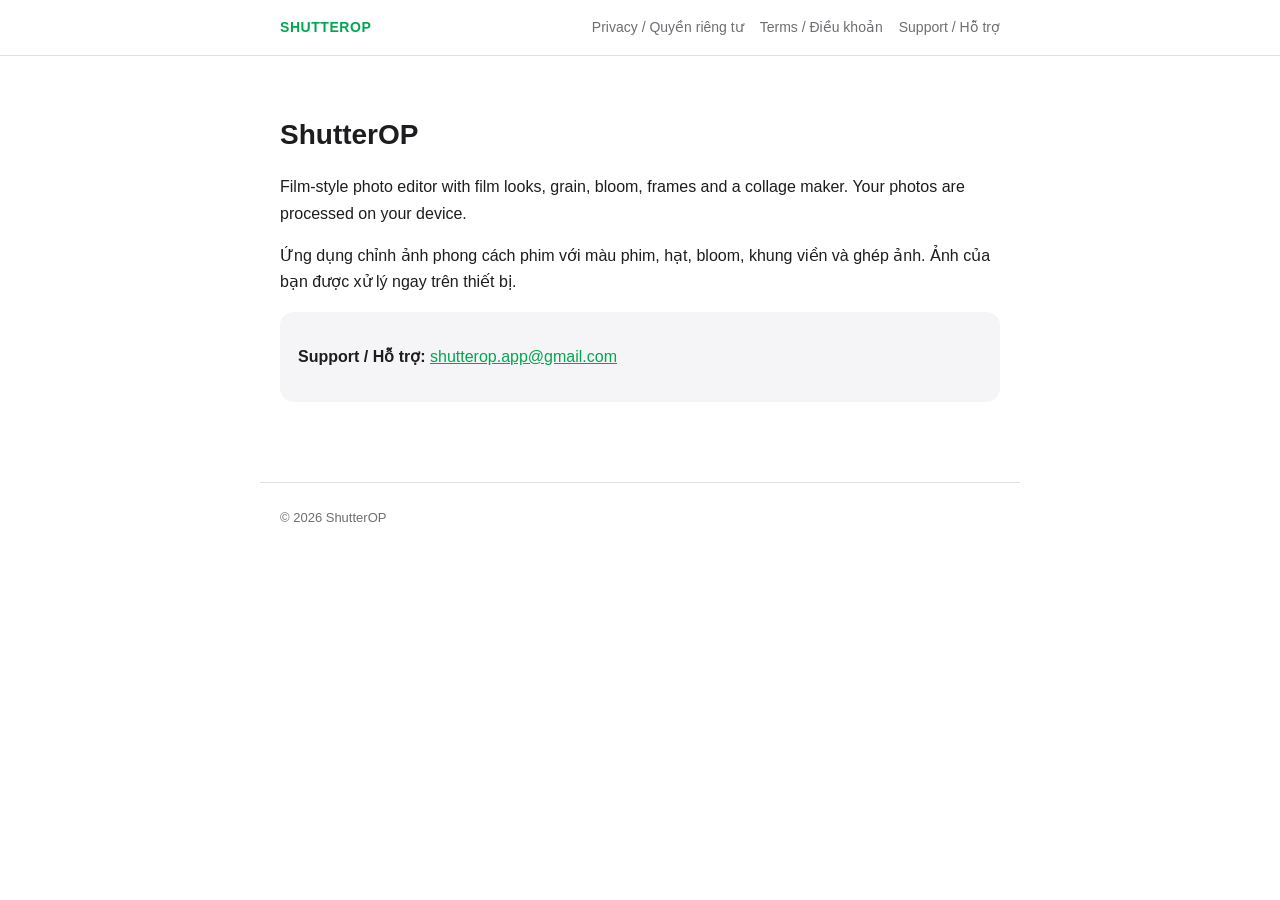
<file: index.html>
<!doctype html>
<html lang="en">
<head>
  <meta charset="utf-8" />
  <meta name="viewport" content="width=device-width, initial-scale=1" />
  <title>ShutterOP</title>
  <meta name="description" content="ShutterOP: film-style photo editor. Edits stay on your device." />
  <link rel="stylesheet" href="style.css" />
</head>
<body>
  <header>
    <div class="bar">
      <a class="brand" href="index.html">SHUTTEROP</a>
      <a href="privacy.html">Privacy / Quyền riêng tư</a>
      <a href="terms.html">Terms / Điều khoản</a>
      <a href="support.html">Support / Hỗ trợ</a>
    </div>
  </header>
  <main>
    <h1>ShutterOP</h1>
    <p>Film-style photo editor with film looks, grain, bloom, frames and a collage maker. Your photos are processed on your device.</p>
    <p>Ứng dụng chỉnh ảnh phong cách phim với màu phim, hạt, bloom, khung viền và ghép ảnh. Ảnh của bạn được xử lý ngay trên thiết bị.</p>
    <div class="card">
      <p><strong>Support / Hỗ trợ:</strong> <a href="mailto:shutterop.app@gmail.com">shutterop.app@gmail.com</a></p>
    </div>
  </main>
  <footer>&copy; 2026 ShutterOP</footer>
</body>
</html>
</file>
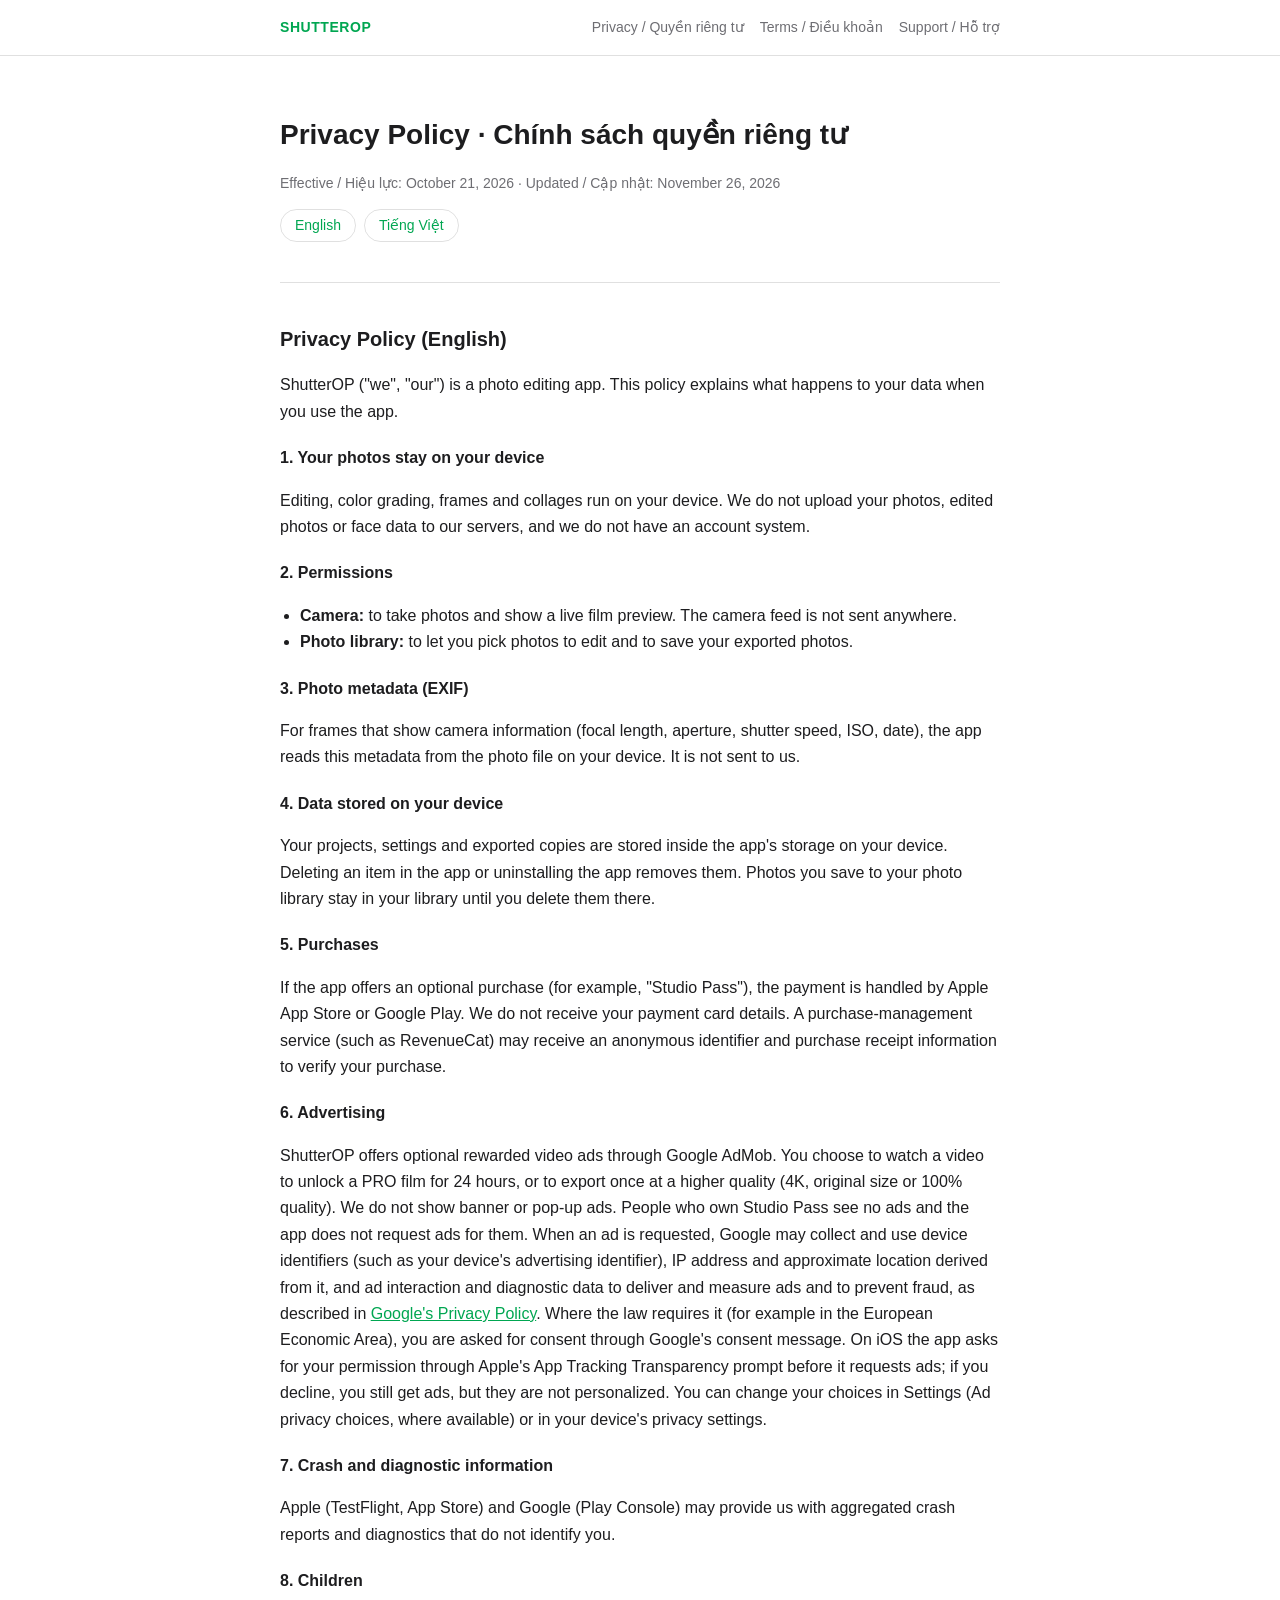
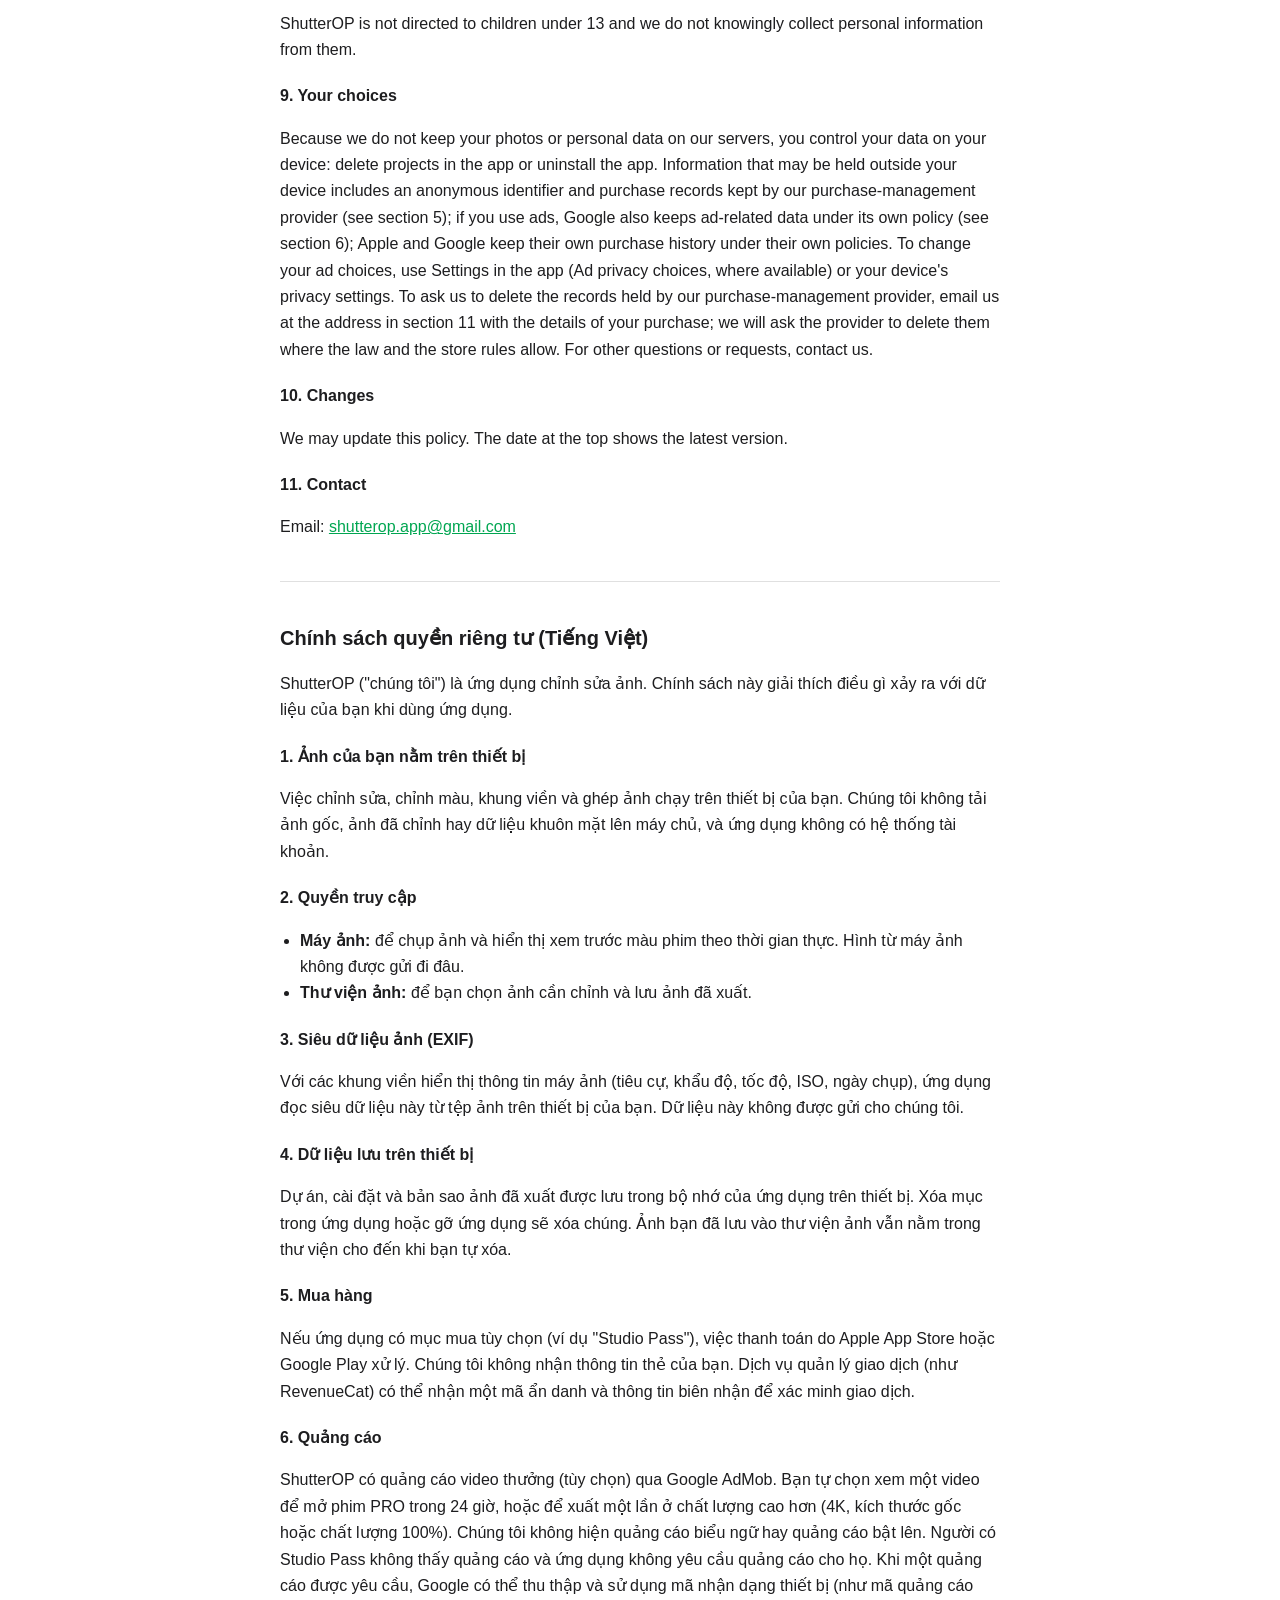
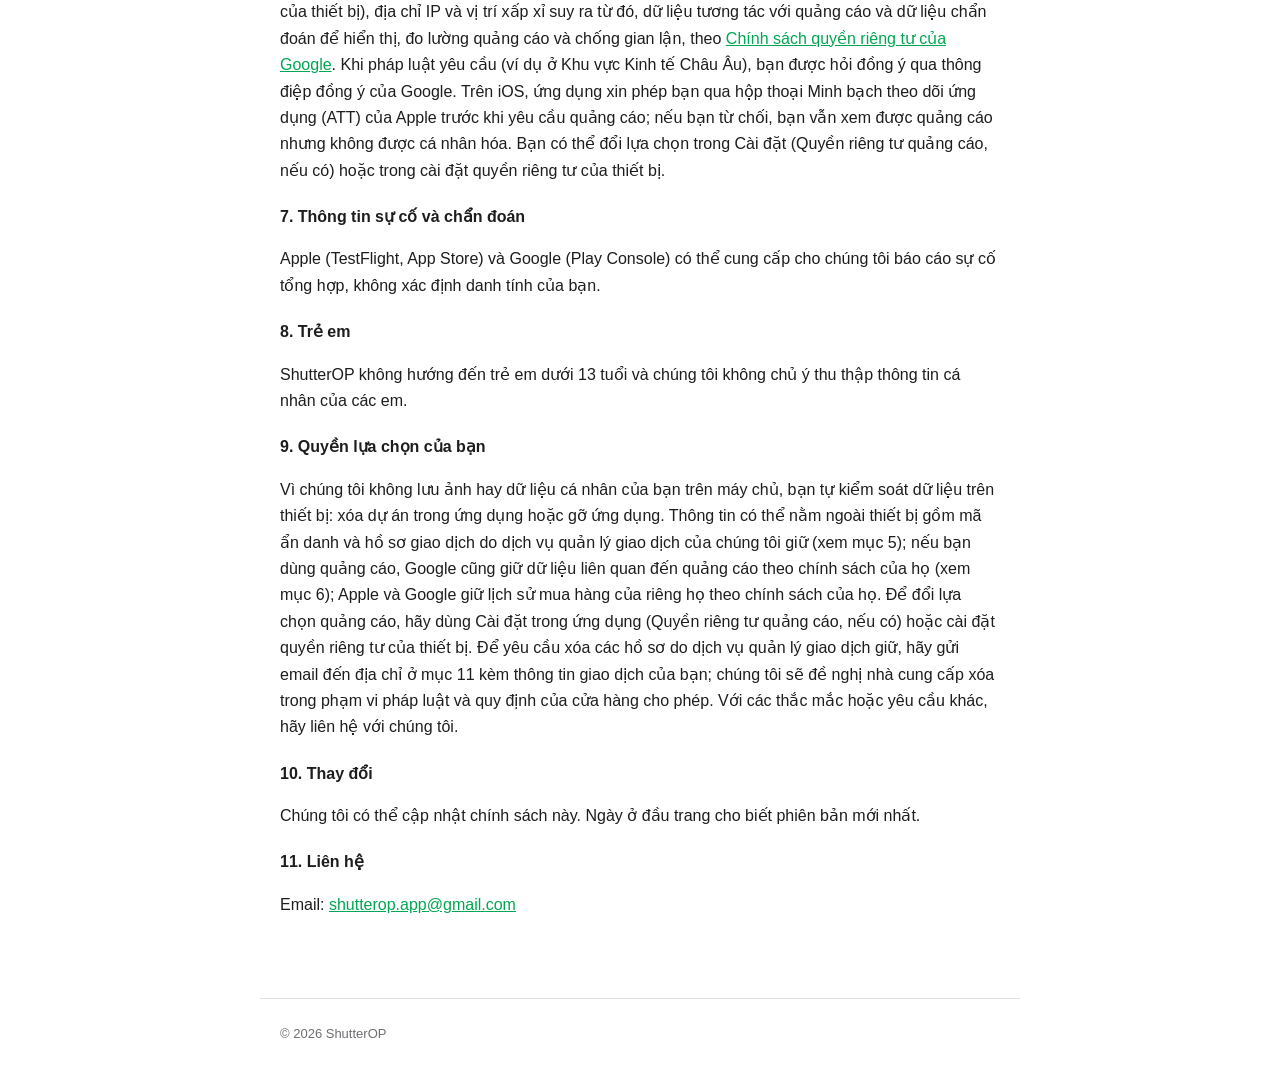
<file: privacy.html>
<!doctype html>
<html lang="en">
<head>
  <meta charset="utf-8" />
  <meta name="viewport" content="width=device-width, initial-scale=1" />
  <title>Privacy Policy / Chính sách quyền riêng tư — ShutterOP</title>
  <link rel="stylesheet" href="style.css" />
</head>
<body>
  <header>
    <div class="bar">
      <a class="brand" href="index.html">SHUTTEROP</a>
      <a href="privacy.html">Privacy / Quyền riêng tư</a>
      <a href="terms.html">Terms / Điều khoản</a>
      <a href="support.html">Support / Hỗ trợ</a>
    </div>
  </header>
  <main>
    <h1>Privacy Policy · Chính sách quyền riêng tư</h1>
    <p class="muted">Effective / Hiệu lực: October 21, 2026 · Updated / Cập nhật: November 26, 2026</p>
    <div class="lang"><a href="#en">English</a><a href="#vi">Tiếng Việt</a></div>

    <section class="doc" id="en">
      <h2>Privacy Policy (English)</h2>
      <p>ShutterOP ("we", "our") is a photo editing app. This policy explains what happens to your data when you use the app.</p>

      <h3>1. Your photos stay on your device</h3>
      <p>Editing, color grading, frames and collages run on your device. We do not upload your photos, edited photos or face data to our servers, and we do not have an account system.</p>

      <h3>2. Permissions</h3>
      <ul>
        <li><strong>Camera:</strong> to take photos and show a live film preview. The camera feed is not sent anywhere.</li>
        <li><strong>Photo library:</strong> to let you pick photos to edit and to save your exported photos.</li>
      </ul>

      <h3>3. Photo metadata (EXIF)</h3>
      <p>For frames that show camera information (focal length, aperture, shutter speed, ISO, date), the app reads this metadata from the photo file on your device. It is not sent to us.</p>

      <h3>4. Data stored on your device</h3>
      <p>Your projects, settings and exported copies are stored inside the app's storage on your device. Deleting an item in the app or uninstalling the app removes them. Photos you save to your photo library stay in your library until you delete them there.</p>

      <h3>5. Purchases</h3>
      <p>If the app offers an optional purchase (for example, "Studio Pass"), the payment is handled by Apple App Store or Google Play. We do not receive your payment card details. A purchase-management service (such as RevenueCat) may receive an anonymous identifier and purchase receipt information to verify your purchase.</p>

      <h3>6. Advertising</h3>
      <p>ShutterOP offers optional rewarded video ads through Google AdMob. You choose to watch a video to unlock a PRO film for 24 hours, or to export once at a higher quality (4K, original size or 100% quality). We do not show banner or pop-up ads. People who own Studio Pass see no ads and the app does not request ads for them. When an ad is requested, Google may collect and use device identifiers (such as your device's advertising identifier), IP address and approximate location derived from it, and ad interaction and diagnostic data to deliver and measure ads and to prevent fraud, as described in <a href="https://policies.google.com/privacy">Google's Privacy Policy</a>. Where the law requires it (for example in the European Economic Area), you are asked for consent through Google's consent message. On iOS the app asks for your permission through Apple's App Tracking Transparency prompt before it requests ads; if you decline, you still get ads, but they are not personalized. You can change your choices in Settings (Ad privacy choices, where available) or in your device's privacy settings.</p>

      <h3>7. Crash and diagnostic information</h3>
      <p>Apple (TestFlight, App Store) and Google (Play Console) may provide us with aggregated crash reports and diagnostics that do not identify you.</p>

      <h3>8. Children</h3>
      <p>ShutterOP is not directed to children under 13 and we do not knowingly collect personal information from them.</p>

      <h3>9. Your choices</h3>
      <p>Because we do not keep your photos or personal data on our servers, you control your data on your device: delete projects in the app or uninstall the app. Information that may be held outside your device includes an anonymous identifier and purchase records kept by our purchase-management provider (see section 5); if you use ads, Google also keeps ad-related data under its own policy (see section 6); Apple and Google keep their own purchase history under their own policies. To change your ad choices, use Settings in the app (Ad privacy choices, where available) or your device's privacy settings. To ask us to delete the records held by our purchase-management provider, email us at the address in section 11 with the details of your purchase; we will ask the provider to delete them where the law and the store rules allow. For other questions or requests, contact us.</p>

      <h3>10. Changes</h3>
      <p>We may update this policy. The date at the top shows the latest version.</p>

      <h3>11. Contact</h3>
      <p>Email: <a href="mailto:shutterop.app@gmail.com">shutterop.app@gmail.com</a></p>
    </section>

    <section class="doc" id="vi">
      <h2>Chính sách quyền riêng tư (Tiếng Việt)</h2>
      <p>ShutterOP ("chúng tôi") là ứng dụng chỉnh sửa ảnh. Chính sách này giải thích điều gì xảy ra với dữ liệu của bạn khi dùng ứng dụng.</p>

      <h3>1. Ảnh của bạn nằm trên thiết bị</h3>
      <p>Việc chỉnh sửa, chỉnh màu, khung viền và ghép ảnh chạy trên thiết bị của bạn. Chúng tôi không tải ảnh gốc, ảnh đã chỉnh hay dữ liệu khuôn mặt lên máy chủ, và ứng dụng không có hệ thống tài khoản.</p>

      <h3>2. Quyền truy cập</h3>
      <ul>
        <li><strong>Máy ảnh:</strong> để chụp ảnh và hiển thị xem trước màu phim theo thời gian thực. Hình từ máy ảnh không được gửi đi đâu.</li>
        <li><strong>Thư viện ảnh:</strong> để bạn chọn ảnh cần chỉnh và lưu ảnh đã xuất.</li>
      </ul>

      <h3>3. Siêu dữ liệu ảnh (EXIF)</h3>
      <p>Với các khung viền hiển thị thông tin máy ảnh (tiêu cự, khẩu độ, tốc độ, ISO, ngày chụp), ứng dụng đọc siêu dữ liệu này từ tệp ảnh trên thiết bị của bạn. Dữ liệu này không được gửi cho chúng tôi.</p>

      <h3>4. Dữ liệu lưu trên thiết bị</h3>
      <p>Dự án, cài đặt và bản sao ảnh đã xuất được lưu trong bộ nhớ của ứng dụng trên thiết bị. Xóa mục trong ứng dụng hoặc gỡ ứng dụng sẽ xóa chúng. Ảnh bạn đã lưu vào thư viện ảnh vẫn nằm trong thư viện cho đến khi bạn tự xóa.</p>

      <h3>5. Mua hàng</h3>
      <p>Nếu ứng dụng có mục mua tùy chọn (ví dụ "Studio Pass"), việc thanh toán do Apple App Store hoặc Google Play xử lý. Chúng tôi không nhận thông tin thẻ của bạn. Dịch vụ quản lý giao dịch (như RevenueCat) có thể nhận một mã ẩn danh và thông tin biên nhận để xác minh giao dịch.</p>

      <h3>6. Quảng cáo</h3>
      <p>ShutterOP có quảng cáo video thưởng (tùy chọn) qua Google AdMob. Bạn tự chọn xem một video để mở phim PRO trong 24 giờ, hoặc để xuất một lần ở chất lượng cao hơn (4K, kích thước gốc hoặc chất lượng 100%). Chúng tôi không hiện quảng cáo biểu ngữ hay quảng cáo bật lên. Người có Studio Pass không thấy quảng cáo và ứng dụng không yêu cầu quảng cáo cho họ. Khi một quảng cáo được yêu cầu, Google có thể thu thập và sử dụng mã nhận dạng thiết bị (như mã quảng cáo của thiết bị), địa chỉ IP và vị trí xấp xỉ suy ra từ đó, dữ liệu tương tác với quảng cáo và dữ liệu chẩn đoán để hiển thị, đo lường quảng cáo và chống gian lận, theo <a href="https://policies.google.com/privacy">Chính sách quyền riêng tư của Google</a>. Khi pháp luật yêu cầu (ví dụ ở Khu vực Kinh tế Châu Âu), bạn được hỏi đồng ý qua thông điệp đồng ý của Google. Trên iOS, ứng dụng xin phép bạn qua hộp thoại Minh bạch theo dõi ứng dụng (ATT) của Apple trước khi yêu cầu quảng cáo; nếu bạn từ chối, bạn vẫn xem được quảng cáo nhưng không được cá nhân hóa. Bạn có thể đổi lựa chọn trong Cài đặt (Quyền riêng tư quảng cáo, nếu có) hoặc trong cài đặt quyền riêng tư của thiết bị.</p>

      <h3>7. Thông tin sự cố và chẩn đoán</h3>
      <p>Apple (TestFlight, App Store) và Google (Play Console) có thể cung cấp cho chúng tôi báo cáo sự cố tổng hợp, không xác định danh tính của bạn.</p>

      <h3>8. Trẻ em</h3>
      <p>ShutterOP không hướng đến trẻ em dưới 13 tuổi và chúng tôi không chủ ý thu thập thông tin cá nhân của các em.</p>

      <h3>9. Quyền lựa chọn của bạn</h3>
      <p>Vì chúng tôi không lưu ảnh hay dữ liệu cá nhân của bạn trên máy chủ, bạn tự kiểm soát dữ liệu trên thiết bị: xóa dự án trong ứng dụng hoặc gỡ ứng dụng. Thông tin có thể nằm ngoài thiết bị gồm mã ẩn danh và hồ sơ giao dịch do dịch vụ quản lý giao dịch của chúng tôi giữ (xem mục 5); nếu bạn dùng quảng cáo, Google cũng giữ dữ liệu liên quan đến quảng cáo theo chính sách của họ (xem mục 6); Apple và Google giữ lịch sử mua hàng của riêng họ theo chính sách của họ. Để đổi lựa chọn quảng cáo, hãy dùng Cài đặt trong ứng dụng (Quyền riêng tư quảng cáo, nếu có) hoặc cài đặt quyền riêng tư của thiết bị. Để yêu cầu xóa các hồ sơ do dịch vụ quản lý giao dịch giữ, hãy gửi email đến địa chỉ ở mục 11 kèm thông tin giao dịch của bạn; chúng tôi sẽ đề nghị nhà cung cấp xóa trong phạm vi pháp luật và quy định của cửa hàng cho phép. Với các thắc mắc hoặc yêu cầu khác, hãy liên hệ với chúng tôi.</p>

      <h3>10. Thay đổi</h3>
      <p>Chúng tôi có thể cập nhật chính sách này. Ngày ở đầu trang cho biết phiên bản mới nhất.</p>

      <h3>11. Liên hệ</h3>
      <p>Email: <a href="mailto:shutterop.app@gmail.com">shutterop.app@gmail.com</a></p>
    </section>
  </main>
  <footer>&copy; 2026 ShutterOP</footer>
</body>
</html>
</file>
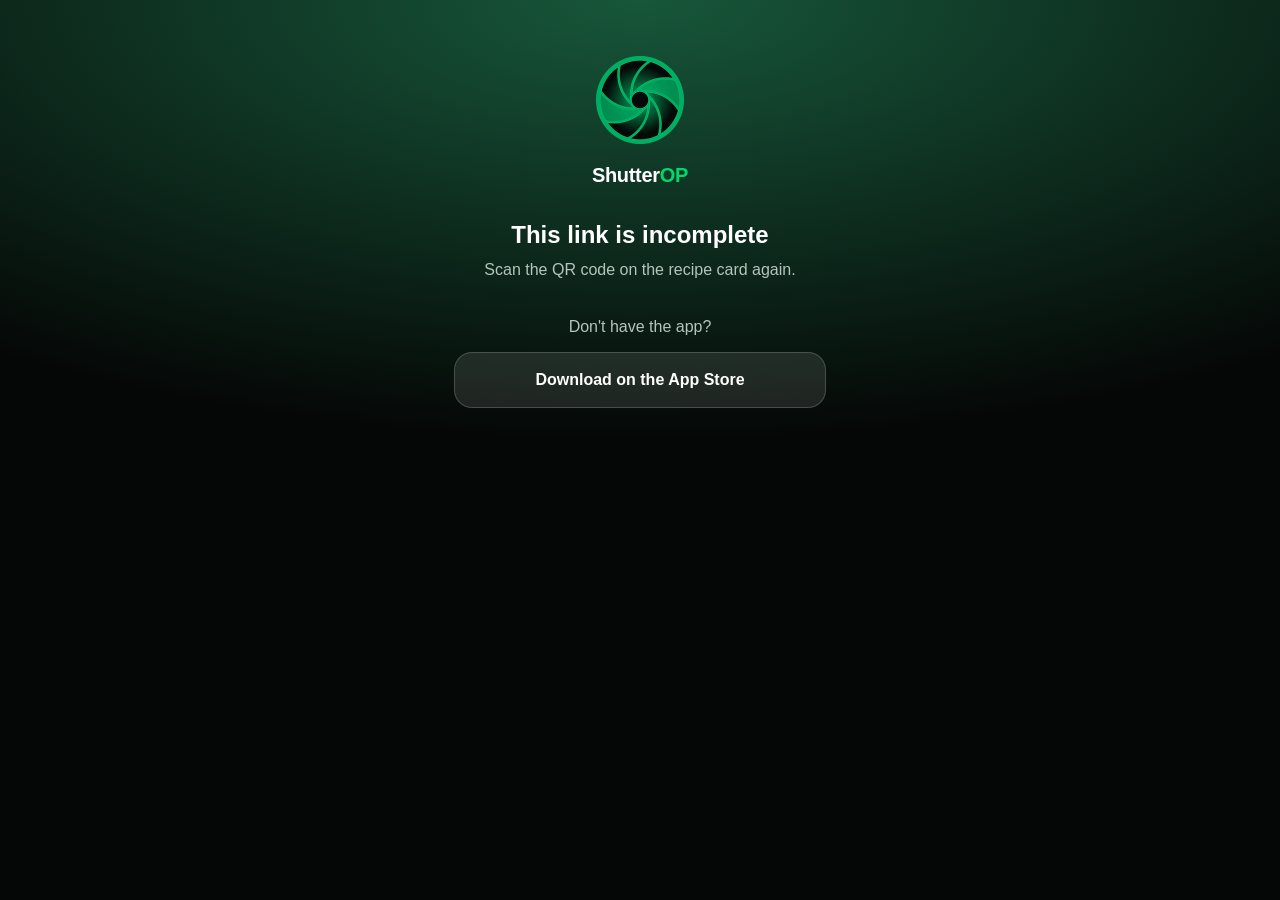
<file: r.html>
<!doctype html>
<html lang="vi">
<head>
  <meta charset="utf-8" />
  <meta name="viewport" content="width=device-width, initial-scale=1" />
  <meta name="referrer" content="no-referrer" />
  <meta http-equiv="Content-Security-Policy" content="default-src 'none'; img-src data:; style-src 'unsafe-inline'; script-src 'unsafe-inline'" />
  <title>Công thức màu — ShutterOP</title>
  <!--
    Trang mở công thức màu từ mã QR (D-383). Một tệp tự đủ, không tải gì từ ngoài, không theo dõi.
    Dữ liệu công thức nằm sau dấu # nên trình duyệt không gửi lên máy chủ; trang chỉ chuyển nó cho app.
  -->
  <style>
    * { box-sizing: border-box; }
    [hidden] { display: none !important; }
    body {
      margin: 0;
      min-height: 100vh;
      background: #050706 radial-gradient(120% 70% at 50% 0%, #17573a 0%, #050706 70%) no-repeat;
      color: #ffffff;
      font: 16px/1.55 -apple-system, BlinkMacSystemFont, "Segoe UI", Roboto, Helvetica, Arial, sans-serif;
      text-align: center;
    }
    main { max-width: 420px; margin: 0 auto; padding: 56px 24px 40px; }
    img { width: 88px; height: 88px; }
    .brand { margin: 8px 0 0; font-size: 20px; font-weight: 800; letter-spacing: -0.3px; }
    .brand span { color: #00d86a; }
    h1 { margin: 28px 0 8px; font-size: 24px; line-height: 1.3; }
    p { margin: 0; color: #b5c4bc; }
    a.button {
      display: block;
      margin-top: 24px;
      padding: 15px 20px;
      border-radius: 18px;
      font-weight: 700;
      font-size: 16px;
      text-decoration: none;
      color: #ffffff;
    }
    a.primary { background: #00a651; }
    a.secondary { margin-top: 12px; background: rgba(255, 255, 255, 0.1); border: 1px solid rgba(255, 255, 255, 0.18); }
    .small { margin-top: 14px; font-size: 13px; color: #8fa097; }
    .ask { margin-top: 32px; }
  </style>
</head>
<body>
  <main>
    <img src="[data-uri]" alt="" />
    <div class="brand">Shutter<span>OP</span></div>

    <noscript><p style="margin-top:28px">Cần bật JavaScript để mở công thức. / Turn on JavaScript to open this recipe.</p></noscript>

    <h1 id="title"></h1>
    <p id="intro"></p>
    <a id="open" class="button primary" hidden></a>
    <p id="version" class="small" hidden></p>

    <p id="ask" class="ask"></p>
    <a id="store" class="button secondary" href="https://apps.apple.com/app/id6825207408" hidden></a>
    <p id="android" class="small" hidden></p>
    <p id="help" class="small" hidden></p>
  </main>

  <script>
    (function () {
      var TEXT = {
        vi: {
          page: "Công thức màu — ShutterOP",
          title: "Công thức màu ShutterOP",
          intro: "Mở bằng app để xem trước và áp công thức này lên ảnh của bạn.",
          open: "Mở trong ShutterOP",
          version: "Cần ShutterOP 1.0.6 trở lên.",
          ask: "Chưa có app?",
          store: "Tải trên App Store",
          android: "Bản Android chưa có trên Google Play.",
          help: "Nút không chạy? Hãy mở trang này bằng Safari hoặc trình duyệt của máy.",
          badTitle: "Liên kết không đầy đủ",
          badIntro: "Hãy quét lại mã QR trên thẻ công thức."
        },
        en: {
          page: "Colour recipe — ShutterOP",
          title: "A ShutterOP colour recipe",
          intro: "Open it in the app to preview this recipe and apply it to your photo.",
          open: "Open in ShutterOP",
          version: "Requires ShutterOP 1.0.6 or later.",
          ask: "Don't have the app?",
          store: "Download on the App Store",
          android: "The Android version is not on Google Play yet.",
          help: "Button not working? Open this page in Safari or your device's browser.",
          badTitle: "This link is incomplete",
          badIntro: "Scan the QR code on the recipe card again."
        }
      };
      var language = /^vi\b/i.test(navigator.language || "") ? "vi" : "en";
      var text = TEXT[language];
      var isAndroid = /android/i.test(navigator.userAgent);
      var byId = function (id) { return document.getElementById(id); };

      function show(id, value, visible) {
        byId(id).textContent = value;
        byId(id).hidden = !visible;
      }

      function render() {
        // Cùng luật với app: phiên bản, gạch dưới, base64url; tối đa 2900 ký tự
        var data = location.hash.slice(1);
        var valid = data.length <= 2900 && /^v\d{1,4}_[A-Za-z0-9_-]+$/.test(data);
        document.documentElement.lang = language;
        document.title = text.page;
        byId("title").textContent = valid ? text.title : text.badTitle;
        byId("intro").textContent = valid ? text.intro : text.badIntro;
        show("open", text.open, valid);
        if (valid) byId("open").href = "shutterop://r/" + data;
        else byId("open").removeAttribute("href");
        show("version", text.version, valid);
        byId("ask").textContent = text.ask;
        show("store", text.store, !isAndroid);
        show("android", text.android, isAndroid);
        show("help", text.help, valid);
      }

      window.addEventListener("hashchange", render);
      render();
    })();
  </script>
</body>
</html>
</file>
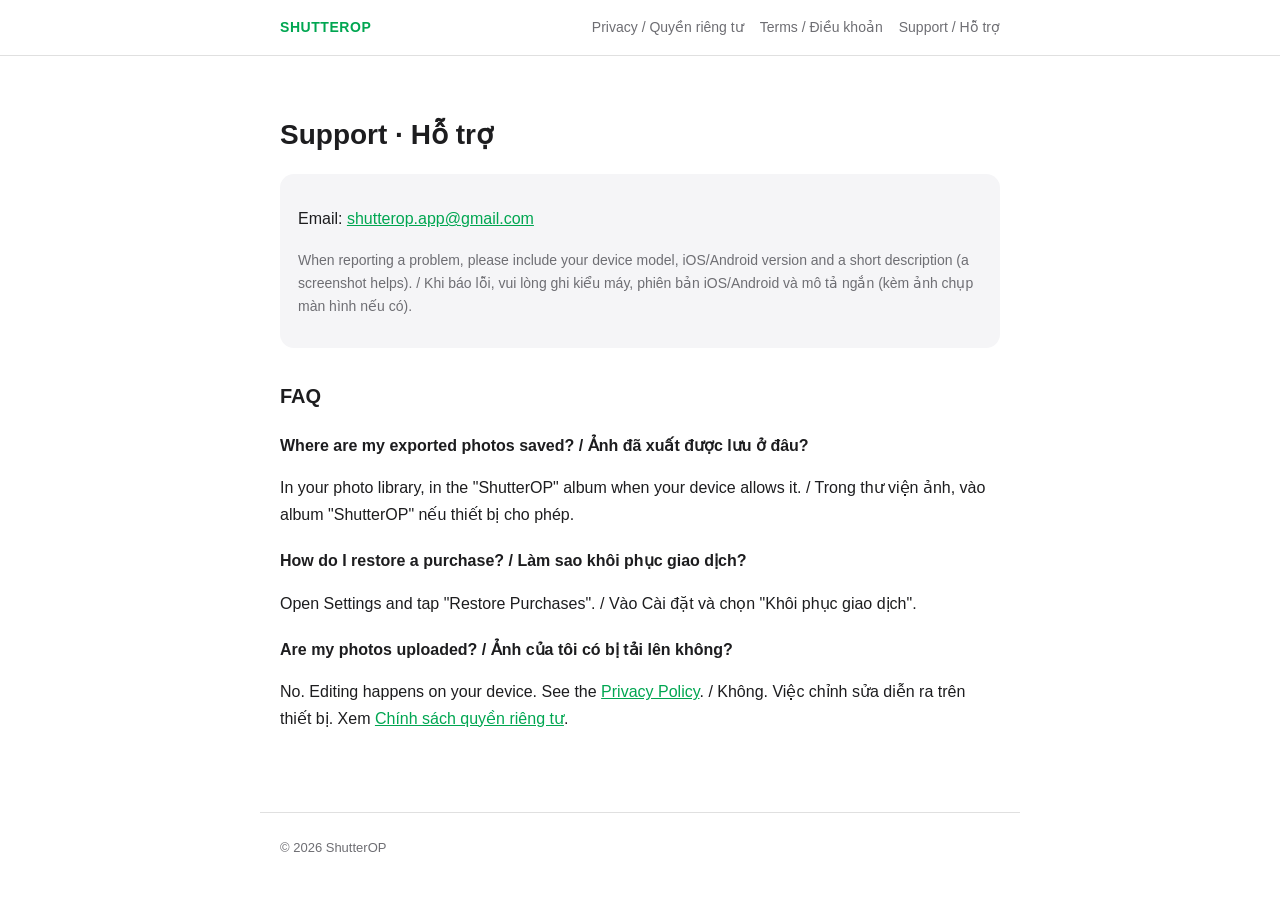
<file: support.html>
<!doctype html>
<html lang="en">
<head>
  <meta charset="utf-8" />
  <meta name="viewport" content="width=device-width, initial-scale=1" />
  <title>Support / Hỗ trợ — ShutterOP</title>
  <link rel="stylesheet" href="style.css" />
</head>
<body>
  <header>
    <div class="bar">
      <a class="brand" href="index.html">SHUTTEROP</a>
      <a href="privacy.html">Privacy / Quyền riêng tư</a>
      <a href="terms.html">Terms / Điều khoản</a>
      <a href="support.html">Support / Hỗ trợ</a>
    </div>
  </header>
  <main>
    <h1>Support · Hỗ trợ</h1>
    <div class="card">
      <p>Email: <a href="mailto:shutterop.app@gmail.com">shutterop.app@gmail.com</a></p>
      <p class="muted">When reporting a problem, please include your device model, iOS/Android version and a short description (a screenshot helps). / Khi báo lỗi, vui lòng ghi kiểu máy, phiên bản iOS/Android và mô tả ngắn (kèm ảnh chụp màn hình nếu có).</p>
    </div>

    <h2>FAQ</h2>
    <h3>Where are my exported photos saved? / Ảnh đã xuất được lưu ở đâu?</h3>
    <p>In your photo library, in the "ShutterOP" album when your device allows it. / Trong thư viện ảnh, vào album "ShutterOP" nếu thiết bị cho phép.</p>

    <h3>How do I restore a purchase? / Làm sao khôi phục giao dịch?</h3>
    <p>Open Settings and tap "Restore Purchases". / Vào Cài đặt và chọn "Khôi phục giao dịch".</p>

    <h3>Are my photos uploaded? / Ảnh của tôi có bị tải lên không?</h3>
    <p>No. Editing happens on your device. See the <a href="privacy.html">Privacy Policy</a>. / Không. Việc chỉnh sửa diễn ra trên thiết bị. Xem <a href="privacy.html">Chính sách quyền riêng tư</a>.</p>
  </main>
  <footer>&copy; 2026 ShutterOP</footer>
</body>
</html>
</file>
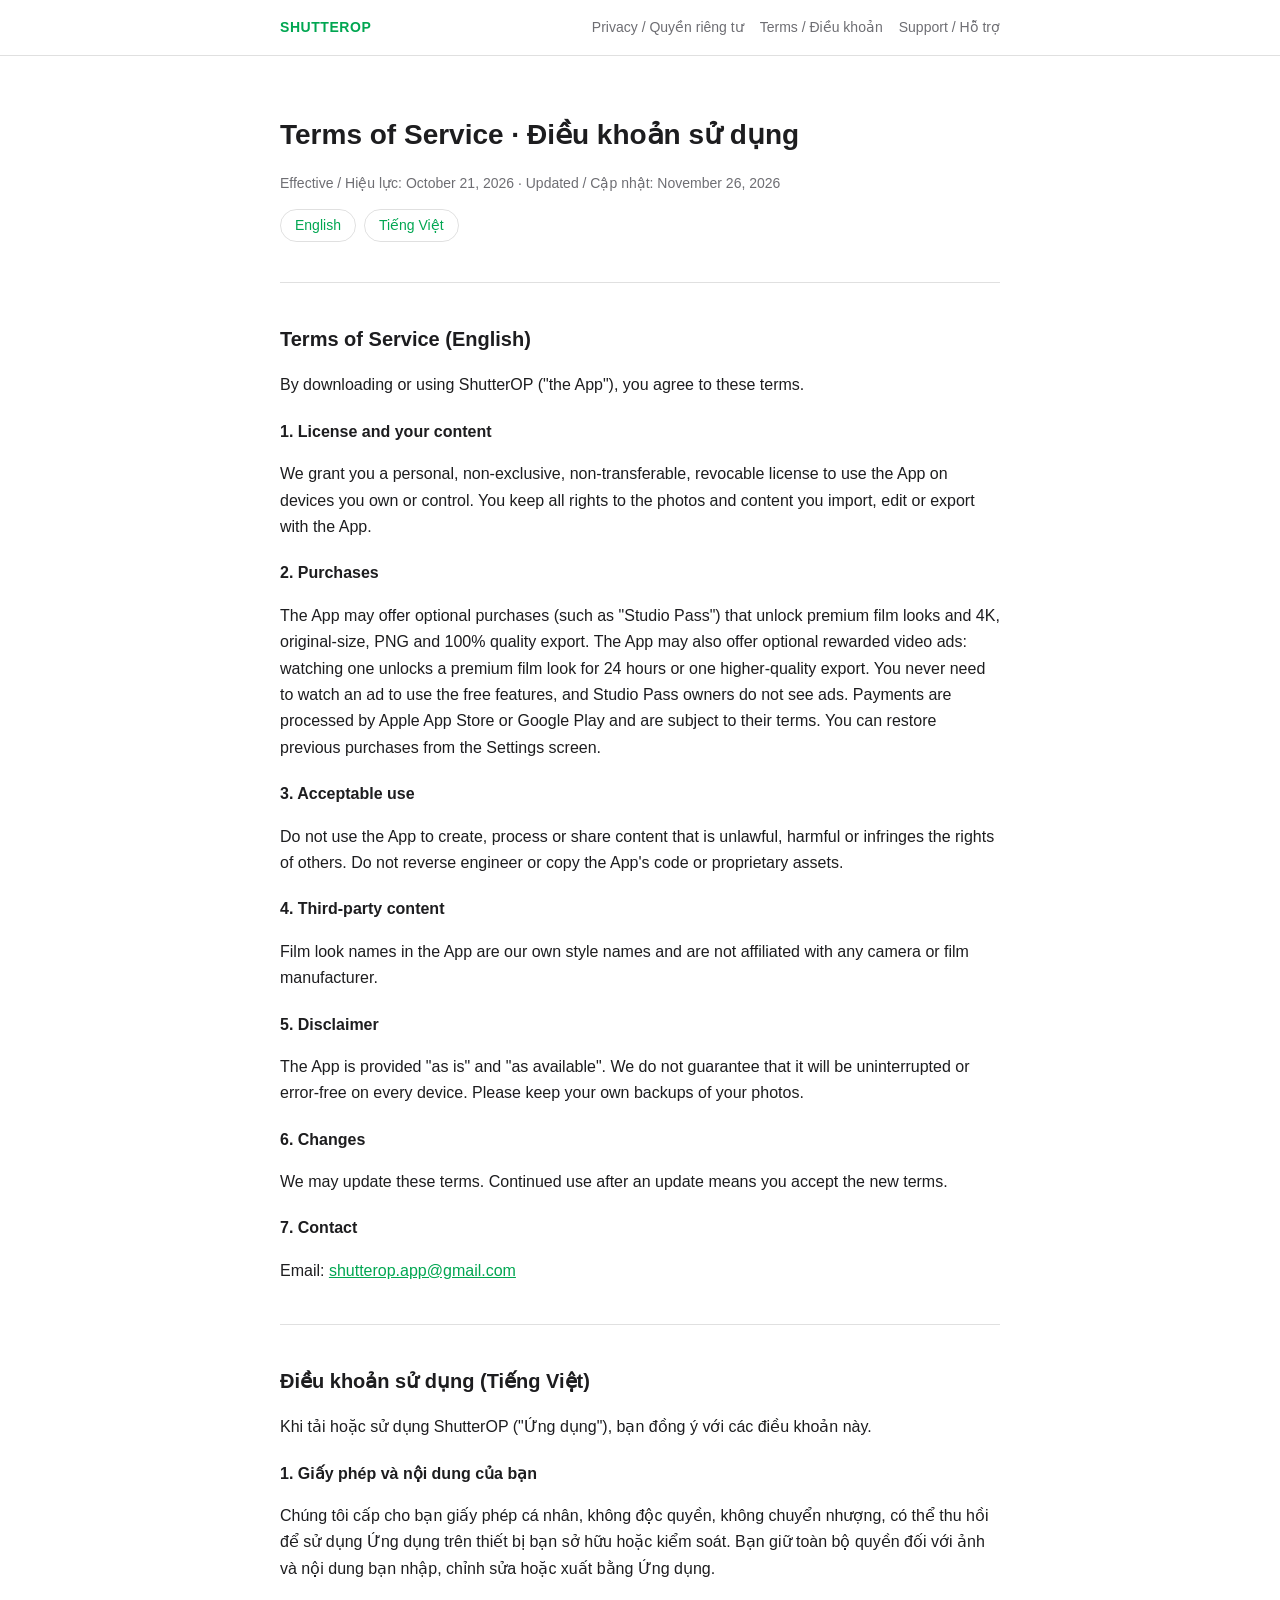
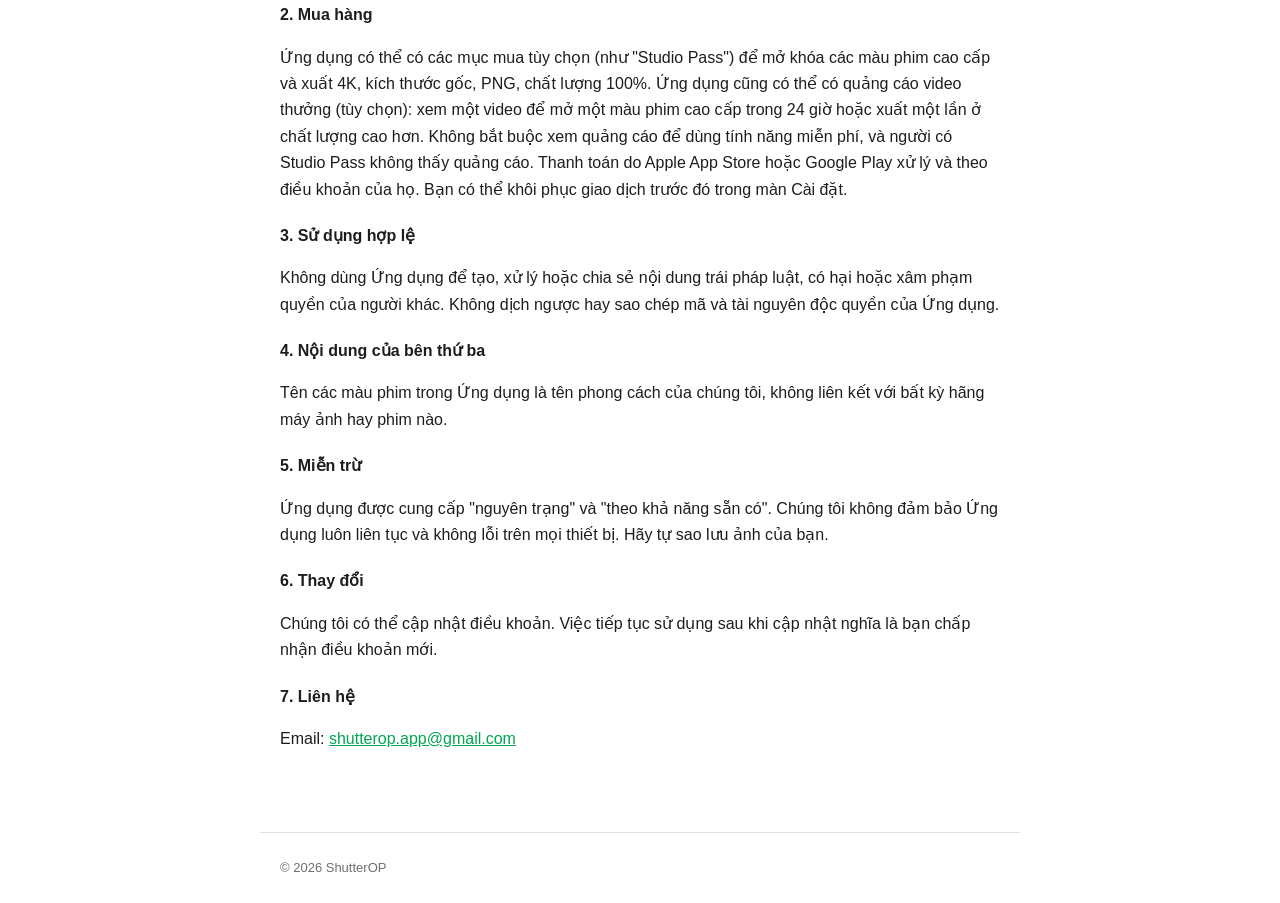
<file: terms.html>
<!doctype html>
<html lang="en">
<head>
  <meta charset="utf-8" />
  <meta name="viewport" content="width=device-width, initial-scale=1" />
  <title>Terms of Service / Điều khoản sử dụng — ShutterOP</title>
  <link rel="stylesheet" href="style.css" />
</head>
<body>
  <header>
    <div class="bar">
      <a class="brand" href="index.html">SHUTTEROP</a>
      <a href="privacy.html">Privacy / Quyền riêng tư</a>
      <a href="terms.html">Terms / Điều khoản</a>
      <a href="support.html">Support / Hỗ trợ</a>
    </div>
  </header>
  <main>
    <h1>Terms of Service · Điều khoản sử dụng</h1>
    <p class="muted">Effective / Hiệu lực: October 21, 2026 · Updated / Cập nhật: November 26, 2026</p>
    <div class="lang"><a href="#en">English</a><a href="#vi">Tiếng Việt</a></div>

    <section class="doc" id="en">
      <h2>Terms of Service (English)</h2>
      <p>By downloading or using ShutterOP ("the App"), you agree to these terms.</p>

      <h3>1. License and your content</h3>
      <p>We grant you a personal, non-exclusive, non-transferable, revocable license to use the App on devices you own or control. You keep all rights to the photos and content you import, edit or export with the App.</p>

      <h3>2. Purchases</h3>
      <p>The App may offer optional purchases (such as "Studio Pass") that unlock premium film looks and 4K, original-size, PNG and 100% quality export. The App may also offer optional rewarded video ads: watching one unlocks a premium film look for 24 hours or one higher-quality export. You never need to watch an ad to use the free features, and Studio Pass owners do not see ads. Payments are processed by Apple App Store or Google Play and are subject to their terms. You can restore previous purchases from the Settings screen.</p>

      <h3>3. Acceptable use</h3>
      <p>Do not use the App to create, process or share content that is unlawful, harmful or infringes the rights of others. Do not reverse engineer or copy the App's code or proprietary assets.</p>

      <h3>4. Third-party content</h3>
      <p>Film look names in the App are our own style names and are not affiliated with any camera or film manufacturer.</p>

      <h3>5. Disclaimer</h3>
      <p>The App is provided "as is" and "as available". We do not guarantee that it will be uninterrupted or error-free on every device. Please keep your own backups of your photos.</p>

      <h3>6. Changes</h3>
      <p>We may update these terms. Continued use after an update means you accept the new terms.</p>

      <h3>7. Contact</h3>
      <p>Email: <a href="mailto:shutterop.app@gmail.com">shutterop.app@gmail.com</a></p>
    </section>

    <section class="doc" id="vi">
      <h2>Điều khoản sử dụng (Tiếng Việt)</h2>
      <p>Khi tải hoặc sử dụng ShutterOP ("Ứng dụng"), bạn đồng ý với các điều khoản này.</p>

      <h3>1. Giấy phép và nội dung của bạn</h3>
      <p>Chúng tôi cấp cho bạn giấy phép cá nhân, không độc quyền, không chuyển nhượng, có thể thu hồi để sử dụng Ứng dụng trên thiết bị bạn sở hữu hoặc kiểm soát. Bạn giữ toàn bộ quyền đối với ảnh và nội dung bạn nhập, chỉnh sửa hoặc xuất bằng Ứng dụng.</p>

      <h3>2. Mua hàng</h3>
      <p>Ứng dụng có thể có các mục mua tùy chọn (như "Studio Pass") để mở khóa các màu phim cao cấp và xuất 4K, kích thước gốc, PNG, chất lượng 100%. Ứng dụng cũng có thể có quảng cáo video thưởng (tùy chọn): xem một video để mở một màu phim cao cấp trong 24 giờ hoặc xuất một lần ở chất lượng cao hơn. Không bắt buộc xem quảng cáo để dùng tính năng miễn phí, và người có Studio Pass không thấy quảng cáo. Thanh toán do Apple App Store hoặc Google Play xử lý và theo điều khoản của họ. Bạn có thể khôi phục giao dịch trước đó trong màn Cài đặt.</p>

      <h3>3. Sử dụng hợp lệ</h3>
      <p>Không dùng Ứng dụng để tạo, xử lý hoặc chia sẻ nội dung trái pháp luật, có hại hoặc xâm phạm quyền của người khác. Không dịch ngược hay sao chép mã và tài nguyên độc quyền của Ứng dụng.</p>

      <h3>4. Nội dung của bên thứ ba</h3>
      <p>Tên các màu phim trong Ứng dụng là tên phong cách của chúng tôi, không liên kết với bất kỳ hãng máy ảnh hay phim nào.</p>

      <h3>5. Miễn trừ</h3>
      <p>Ứng dụng được cung cấp "nguyên trạng" và "theo khả năng sẵn có". Chúng tôi không đảm bảo Ứng dụng luôn liên tục và không lỗi trên mọi thiết bị. Hãy tự sao lưu ảnh của bạn.</p>

      <h3>6. Thay đổi</h3>
      <p>Chúng tôi có thể cập nhật điều khoản. Việc tiếp tục sử dụng sau khi cập nhật nghĩa là bạn chấp nhận điều khoản mới.</p>

      <h3>7. Liên hệ</h3>
      <p>Email: <a href="mailto:shutterop.app@gmail.com">shutterop.app@gmail.com</a></p>
    </section>
  </main>
  <footer>&copy; 2026 ShutterOP</footer>
</body>
</html>
</file>
<file: style.css>
:root {
  --bg: #121212;
  --card: #1c1c1e;
  --text: #f2f2f2;
  --muted: #a1a1a6;
  --accent: #00a651;
  --line: rgba(255, 255, 255, 0.1);
}
@media (prefers-color-scheme: light) {
  :root {
    --bg: #ffffff;
    --card: #f5f5f7;
    --text: #1d1d1f;
    --muted: #6e6e73;
    --line: rgba(0, 0, 0, 0.12);
  }
}
* { box-sizing: border-box; }
body {
  margin: 0;
  background: var(--bg);
  color: var(--text);
  font: 16px/1.65 -apple-system, BlinkMacSystemFont, "Segoe UI", Roboto, Helvetica, Arial, sans-serif;
}
main { max-width: 760px; margin: 0 auto; padding: 24px 20px 64px; }
header { border-bottom: 1px solid var(--line); }
header .bar { max-width: 760px; margin: 0 auto; padding: 16px 20px; display: flex; gap: 16px; flex-wrap: wrap; align-items: center; }
header .brand { font-weight: 700; letter-spacing: 0.04em; color: var(--accent); margin-right: auto; text-decoration: none; }
header a { color: var(--muted); text-decoration: none; font-size: 14px; }
header a:hover { color: var(--text); }
h1 { font-size: 28px; margin: 32px 0 4px; }
h2 { font-size: 20px; margin: 32px 0 8px; }
h3 { font-size: 16px; margin: 20px 0 4px; }
p, li { color: var(--text); }
.muted { color: var(--muted); font-size: 14px; }
ul { padding-left: 20px; }
a { color: var(--accent); }
.lang { display: flex; gap: 8px; margin: 12px 0 0; }
.lang a { border: 1px solid var(--line); border-radius: 999px; padding: 4px 14px; font-size: 14px; text-decoration: none; }
section.doc { margin-top: 40px; padding-top: 8px; border-top: 1px solid var(--line); }
.card { background: var(--card); border-radius: 14px; padding: 16px 18px; margin: 16px 0; }
footer { max-width: 760px; margin: 0 auto; padding: 24px 20px; color: var(--muted); font-size: 13px; border-top: 1px solid var(--line); }
</file>
